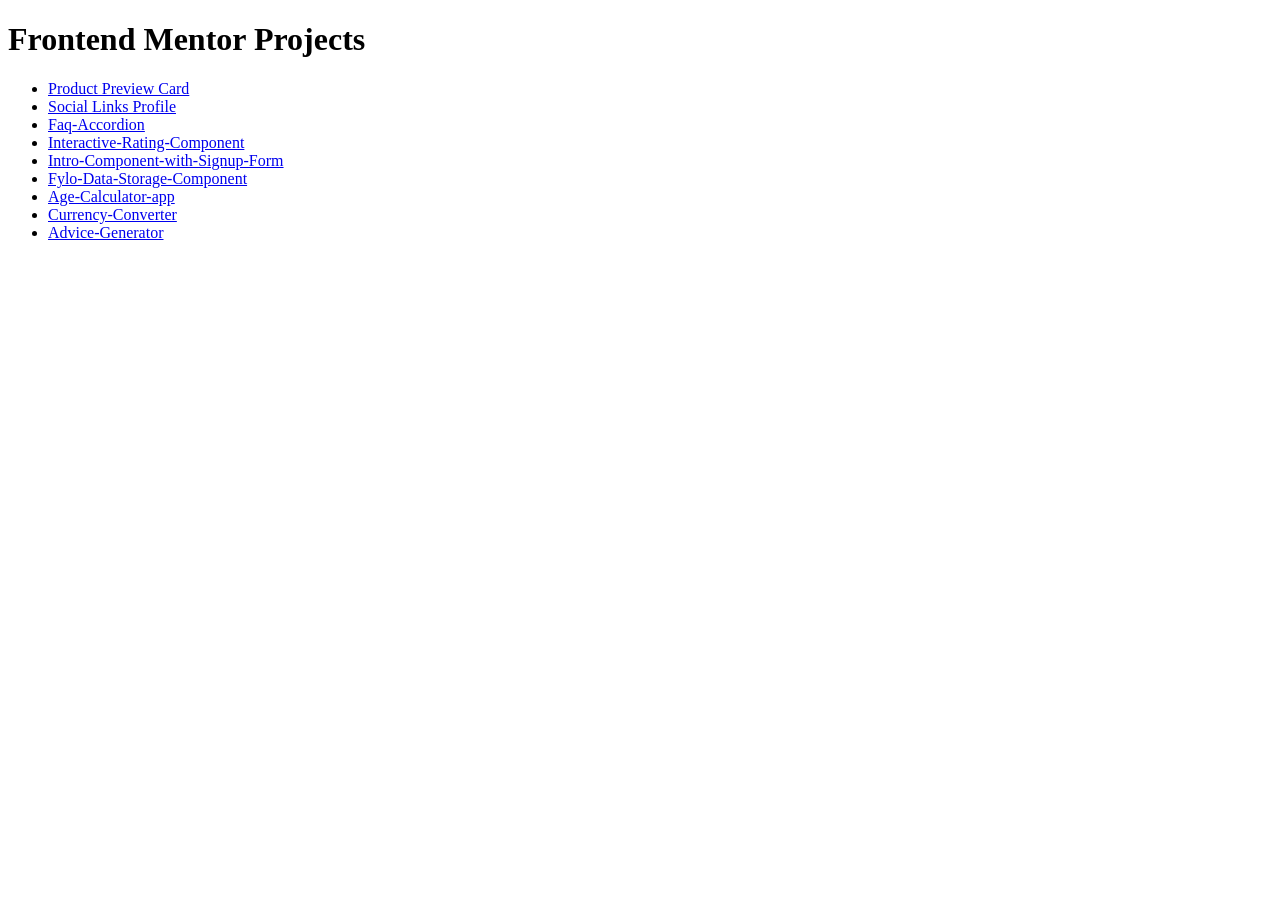
<file: index.html>
<!DOCTYPE html>
<html lang="en">
<head>
    <title>Frontend Practice</title>
</head>
<body>

<h1>Frontend Mentor Projects</h1>

<ul>
    <li><a href="./product-preview-card-component-main/index.html">Product Preview Card</a></li>
    <li><a href="./social-links-profile-main">Social Links Profile</a></li>
    <li><a href="./faq-accordion-main/index.html">Faq-Accordion</a></li>
    <li><a href="./interactive-rating-component-main/index.html">Interactive-Rating-Component</a></li>
    <li><a href="./intro-component-with-signup-form-master/index.html">Intro-Component-with-Signup-Form</a></li>
    <li><a href="./fylo-data-storage-component-master/index.html">Fylo-Data-Storage-Component</a></li>
    <li><a href="./age-calculator-app-main/index.html">Age-Calculator-app</a></li>
    <li><a href="./currency-converter/index.html">Currency-Converter</a></li>
    <li><a href="./advice-generator-app-main/index.html">Advice-Generator</a></li>

</ul>

</body>
</html>
</file>
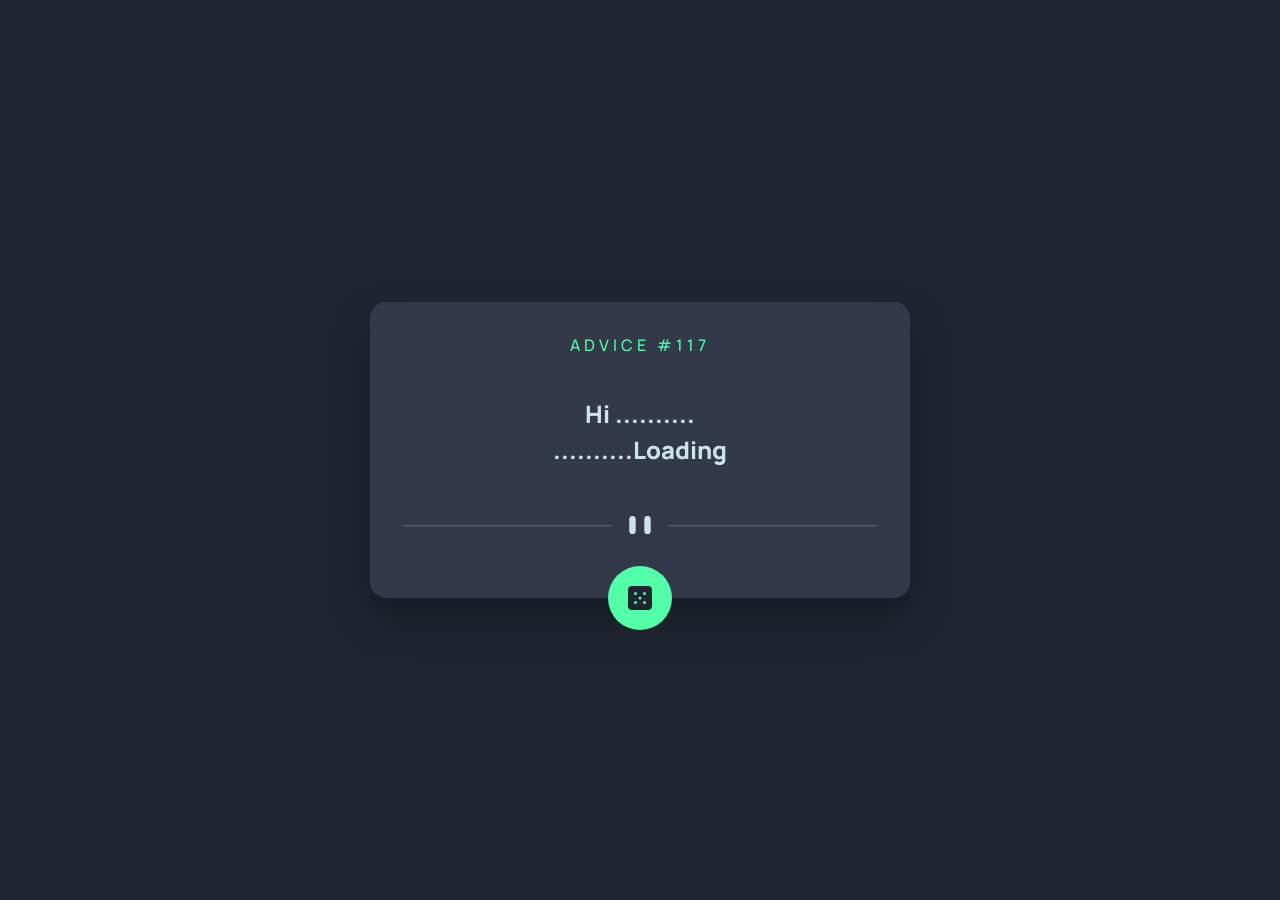
<file: advice-generator-app-main/index.html>
<!DOCTYPE html>
<html lang="en">
<head>
  <meta charset="UTF-8">
  <meta name="viewport" content="width=device-width, initial-scale=1.0"> <!-- displays site properly based on user's device -->

  <link rel="icon" type="image/png" sizes="32x32" href="./images/favicon-32x32.png">
  <link rel="preconnect" href="https://fonts.googleapis.com">
<link rel="preconnect" href="https://fonts.gstatic.com" crossorigin>
<link href="https://fonts.googleapis.com/css2?family=Manrope:wght@200..800&display=swap" rel="stylesheet">
  <link rel="stylesheet" href="style.css">
  <title>Frontend Mentor | Advice generator app</title>

  <!-- Feel free to remove these styles or customise in your own stylesheet 👍 -->
  <style>
    .attribution { font-size: 0.6875rem; text-align: center; }
    .attribution a { color: hsl(228, 45%, 44%); }
  </style>
</head>
<body>
<main class="card">
<h2 class="title">ADVICE <span id="number">#117</span></h2>
<p class="description">Hi    ..........<br/>
  ..........Loading
</p>
<img src="images/pattern-divider-desktop.svg" alt="divider" class="divider">
<button class="dice-btn">
<img src="images/icon-dice.svg" alt="dice" class="dice">
</button>
</main>
  
  <footer class="attribution">
    Challenge by <a href="https://www.frontendmentor.io?ref=challenge">Frontend Mentor</a>. 
    Coded by <a href="#">Your Name Here</a>.
  </footer>
  <script src="script.js"></script>
</body>
</html>
</file>
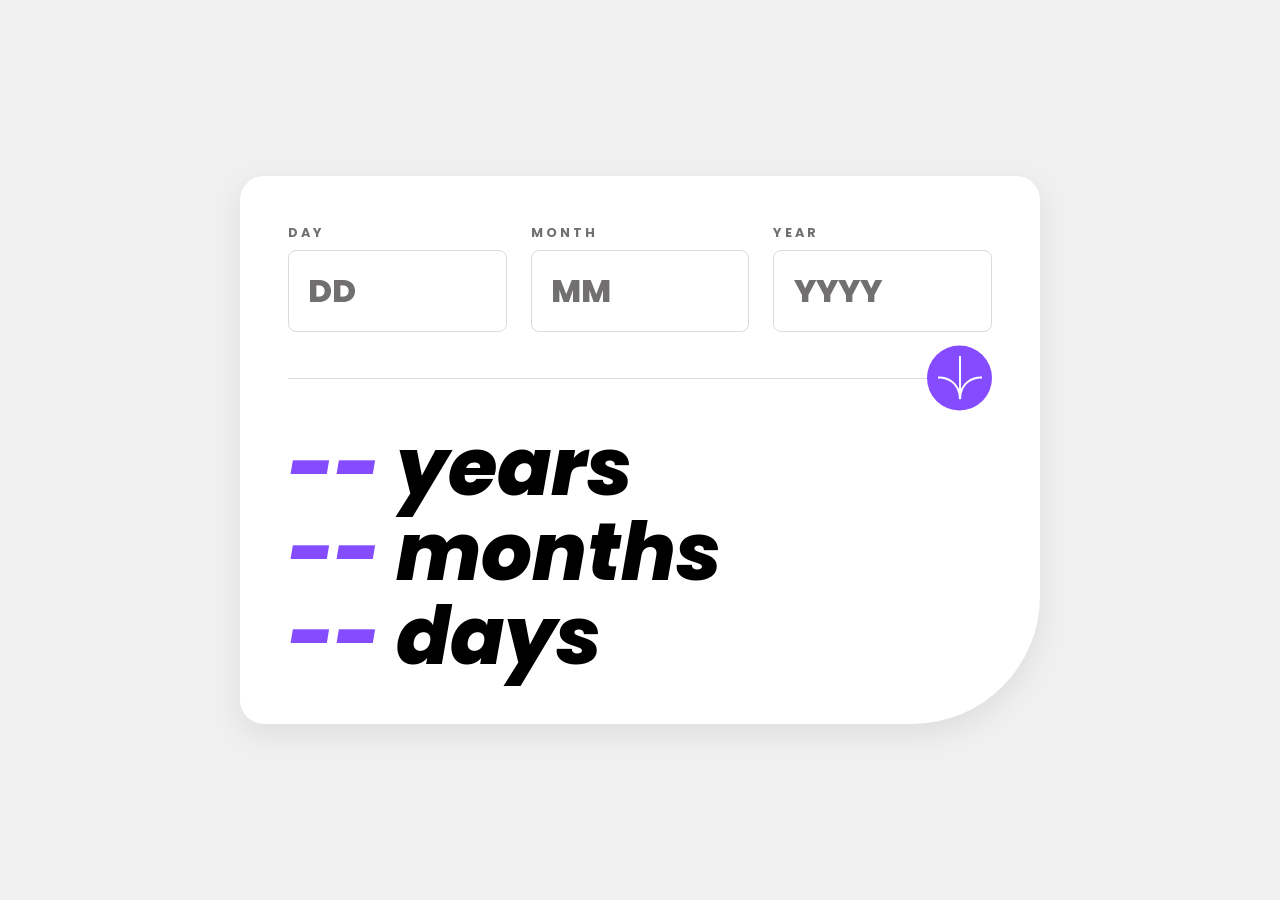
<file: age-calculator-app-main/index.html>
<!doctype html>
<html lang="en">
  <head>
    <meta charset="UTF-8" />
    <meta name="viewport" content="width=device-width, initial-scale=1.0" />

    <link
      rel="icon"
      type="image/png"
      sizes="32x32"
      href="./assets/images/favicon-32x32.png"
    />

    <title>Frontend Mentor | Age Calculator App</title>

    <link rel="stylesheet" href="style.css" />
  </head>

  <body>
    <main class="card">
      <form class="form">
        <section class="inputs">
          <section class="input-section">
            <label for="day">DAY</label>
            <input type="number" id="day" class="input" placeholder="DD" />
            <small class="error"></small>
          </section>

          <section class="input-section">
            <label for="month">MONTH</label>
            <input type="number" id="month" class="input" placeholder="MM" />
            <small class="error"></small>
          </section>

          <section class="input-section">
            <label for="year">YEAR</label>
            <input type="number" id="year" class="input" placeholder="YYYY" />
            <small class="error"></small>
          </section>
        </section>

        <section class="divider">
          <button type="submit" class="btn">
            <img
              src="./assets/images/icon-arrow.svg"
              alt="Calculate Age"
              class="icon"
            />
          </button>
        </section>
      </form>

      <section class="result">
        <p class="answer"><span class="value">--</span> years</p>

        <p class="answer"><span class="value">--</span> months</p>

        <p class="answer"><span class="value">--</span> days</p>
      </section>
    </main>

    <footer class="attribution">
      Challenge by
      <a href="https://www.frontendmentor.io?ref=challenge"> Frontend Mentor </a
      >. Coded by <a href="#">Karri Chaitanya Pratap Reddy</a>.
    </footer>

    <script src="script.js"></script>
  </body>
</html>
</file>
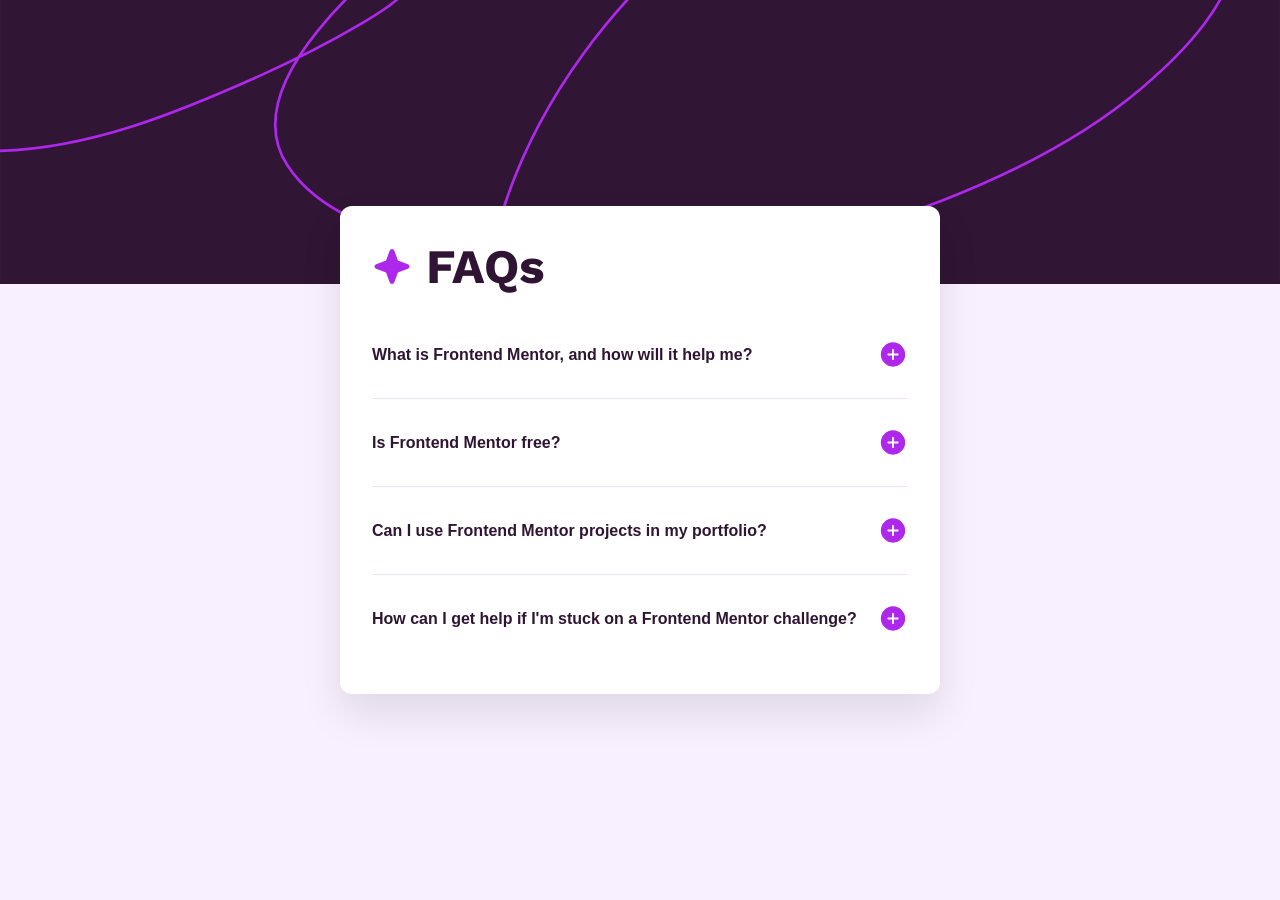
<file: faq-accordion-main/index.html>
<!doctype html>
<html lang="en">
  <head>
    <meta charset="UTF-8" />
    <meta name="viewport" content="width=device-width, initial-scale=1.0" />
    <!-- displays site properly based on user's device -->

    <link
      rel="icon"
      type="image/png"
      sizes="32x32"
      href="./assets/images/favicon-32x32.png"
    />

    <title>Frontend Mentor | FAQ accordion</title>
    <link rel="stylesheet" href="style.css" />
  </head>

  <body>
    <main class="faq-card">
      <header class="faq-header">
        <img src="assets/images/icon-star.svg" alt="" />
        <h1 class="title">FAQs</h1>
      </header>
      <section class="faq">
        <article class="faq-item">
          <button type="button" class="btn">
            <span class="question"
              >What is Frontend Mentor, and how will it help me?</span
            >
            <img src="assets/images/icon-plus.svg" class="icon" alt="" />
          </button>
          <p class="answer">
            Frontend Mentor offers realistic coding challenges to help
            developers improve their frontend coding skills with projects in
            HTML, CSS, and JavaScript. It's suitable for all levels and ideal
            for portfolio building.
          </p>
        </article>
        <article class="faq-item">
          <button type="button" class="btn">
            <span class="question"> Is Frontend Mentor free?</span>
            <img src="assets/images/icon-plus.svg" class="icon" alt="" />
          </button>
          <p class="answer">
            Yes, Frontend Mentor offers both free and premium coding challenges,
            with the free option providing access to a range of projects
            suitable for all skill levels.
          </p>
        </article>
        <article class="faq-item">
          <button type="button" class="btn">
            <span class="question">
              Can I use Frontend Mentor projects in my portfolio?</span
            >
            <img src="assets/images/icon-plus.svg" class="icon" alt="" />
          </button>
          <p class="answer">
            Yes, you can use projects completed on Frontend Mentor in your
            portfolio. It's an excellent way to showcase your skills to
            potential employers!
          </p>
        </article>
        <article class="faq-item">
          <button type="button" class="btn">
            <span class="question">
              How can I get help if I'm stuck on a Frontend Mentor
              challenge?</span
            >
            <img src="assets/images/icon-plus.svg" class="icon" alt="" />
          </button>
          <p class="answer">
            The best place to get help is inside Frontend Mentor's Discord
            community. There's a help channel where you can ask questions and
            seek support from other community members.
          </p>
        </article>
      </section>
    </main>

    <footer class="attribution">
      Challenge by
      <a href="https://www.frontendmentor.io?ref=challenge">Frontend Mentor</a>.
      Coded by <a href="#">KARRI CHAITANYA PRATAP REDDY</a>.
    </footer>
  </body>
  <script src="script.js"></script>
</html>
</file>
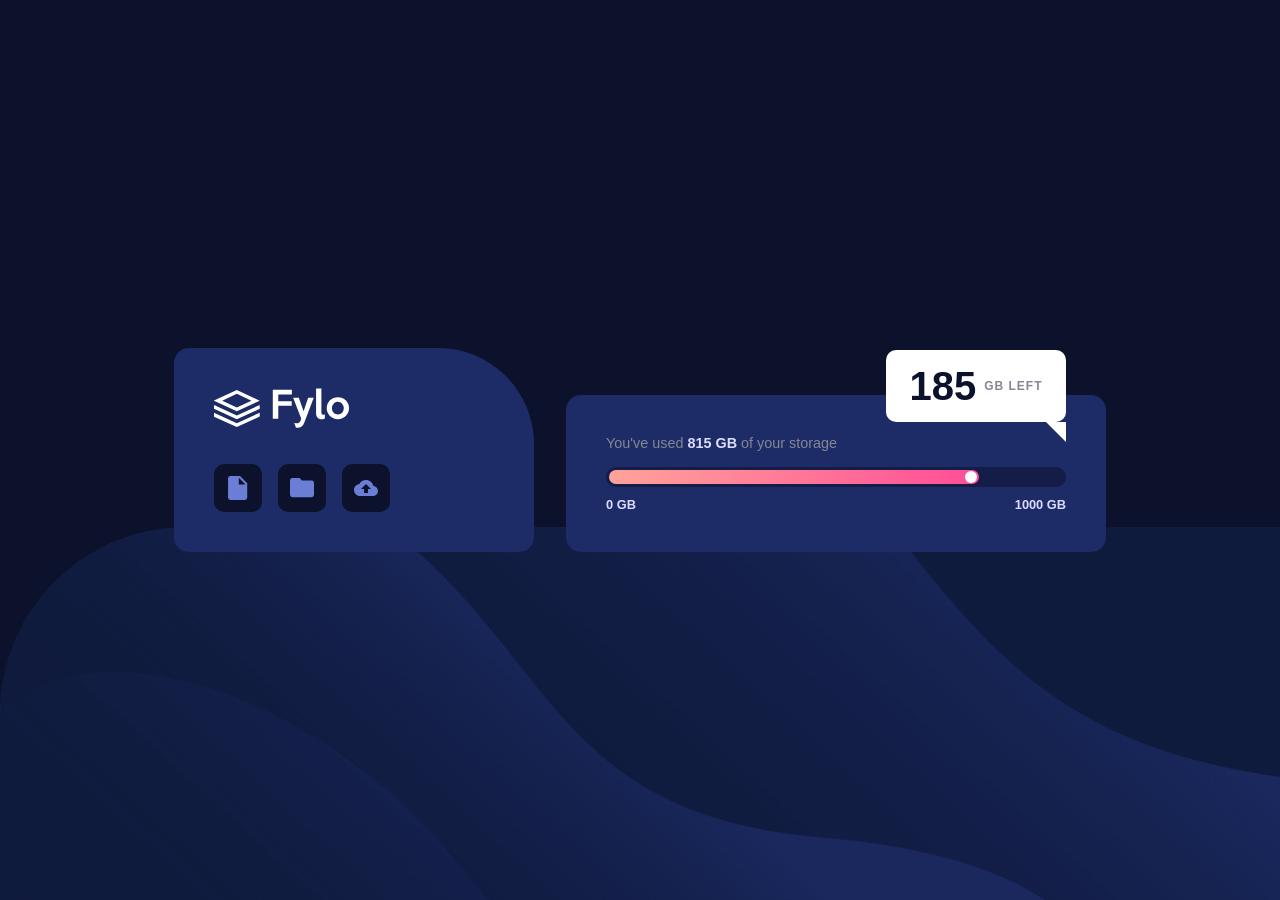
<file: fylo-data-storage-component-master/index.html>
<!doctype html>
<html lang="en">

<head>
  <meta charset="UTF-8" />
  <meta name="viewport" content="width=device-width, initial-scale=1.0" />

  <link rel="icon" type="image/png" sizes="32x32" href="./images/favicon-32x32.png" />

  <title>Frontend Mentor | Fylo data storage component</title>

  <link rel="stylesheet" href="style.css" />
</head>

<body>
  <main class="container">

    <section class="left-card">
      <img src="images/logo.svg" alt="Fylo logo" class="logo" />

      <div class="icons">
        <div class="icon-box">
          <img src="images/icon-document.svg" alt="Document" />
        </div>

        <div class="icon-box">
          <img src="images/icon-folder.svg" alt="Folder" />
        </div>

        <div class="icon-box">
          <img src="images/icon-upload.svg" alt="Upload" />
        </div>
      </div>
    </section>

    <section class="right-card">
      <p class="description">
        You've used <strong>815 GB</strong> of your storage
      </p>

      <div class="progress">
        <div class="progress-fill">
          <div class="progress-thumb"></div>
        </div>
      </div>

      <div class="progress-labels">
        <span>0 GB</span>
        <span>1000 GB</span>
      </div>

      <div class="message-box">
        <span class="storage-left">185</span>

        <span class="storage-text"> GB LEFT </span>
      </div>
    </section>
  </main>

  <footer class="attribution">
    Challenge by
    <a href="https://www.frontendmentor.io?ref=challenge"> Frontend Mentor </a>. Coded by <a href="#"> Karri Chaitanya
      Pratap Reddy </a>.
  </footer>
</body>

</html>
</file>
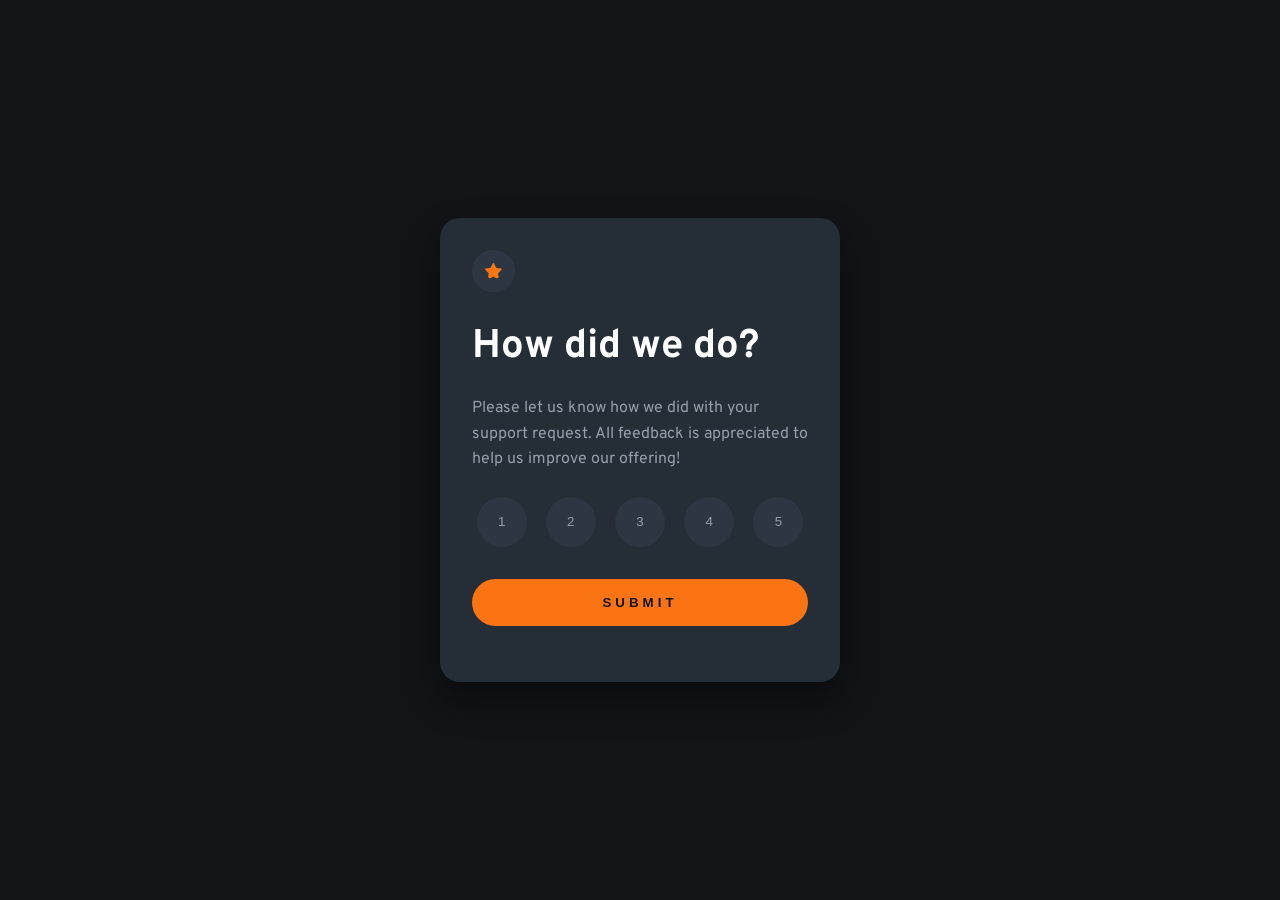
<file: interactive-rating-component-main/index.html>
<!doctype html>
<html lang="en">
  <head>
    <meta charset="UTF-8" />
    <meta name="viewport" content="width=device-width, initial-scale=1.0" />
    <!-- displays site properly based on user's device -->

    <link
      rel="icon"
      type="image/png"
      sizes="32x32"
      href="./images/favicon-32x32.png"
    />

    <link rel="preconnect" href="https://fonts.googleapis.com" />
    <link rel="preconnect" href="https://fonts.gstatic.com" crossorigin />
    <link
      href="https://fonts.googleapis.com/css2?family=Overpass:ital,wght@0,100..900;1,100..900&display=swap"
      rel="stylesheet"
    />
    <link rel="stylesheet" href="style.css">
    <title>Frontend Mentor | Interactive rating component</title>
  </head>

  <body>
    <!-- Rating state start -->
    <main class="card">
      <section class="rating">
        <img class="icon-star" src="images/icon-star.svg" alt="" />
        <h1 class="title">How did we do?</h1>
        <p class="description">
          Please let us know how we did with your support request. All feedback
          is appreciated to help us improve our offering!
        </p>

        <div class="numbers">
          <button class="number" type="button">1</button>
          <button class="number" type="button">2</button>
          <button class="number" type="button">3</button>
          <button class="number" type="button">4</button>
          <button class="number" type="button">5</button>
        </div>

        <button class="btn" type="button">SUBMIT</button>
      </section>
      <!-- Rating state end -->

      <!-- Thank you state start -->
      <section class="thank-you">
        <img
          class="thank-you-img"
          alt="thank-you"
          src="images/illustration-thank-you.svg"
        />
        <p class="added">
          You selected <span class="selected-rating"></span> out of 5
        </p>
        <h2 class="thank-title">Thank you!</h2>
        <p class="description">
          We appreciate you taking the time to give a rating. If you ever need
          more support, don’t hesitate to get in touch!
        </p>
      </section>

      <!-- Thank you state end -->
    </main>

    <footer class="attribution">
      Challenge by
      <a href="https://www.frontendmentor.io?ref=challenge">Frontend Mentor</a>.
      Coded by <a href="#">Your Name Here</a>.
    </footer>
  </body>
  <script src="script.js"></script>
</html>
</file>
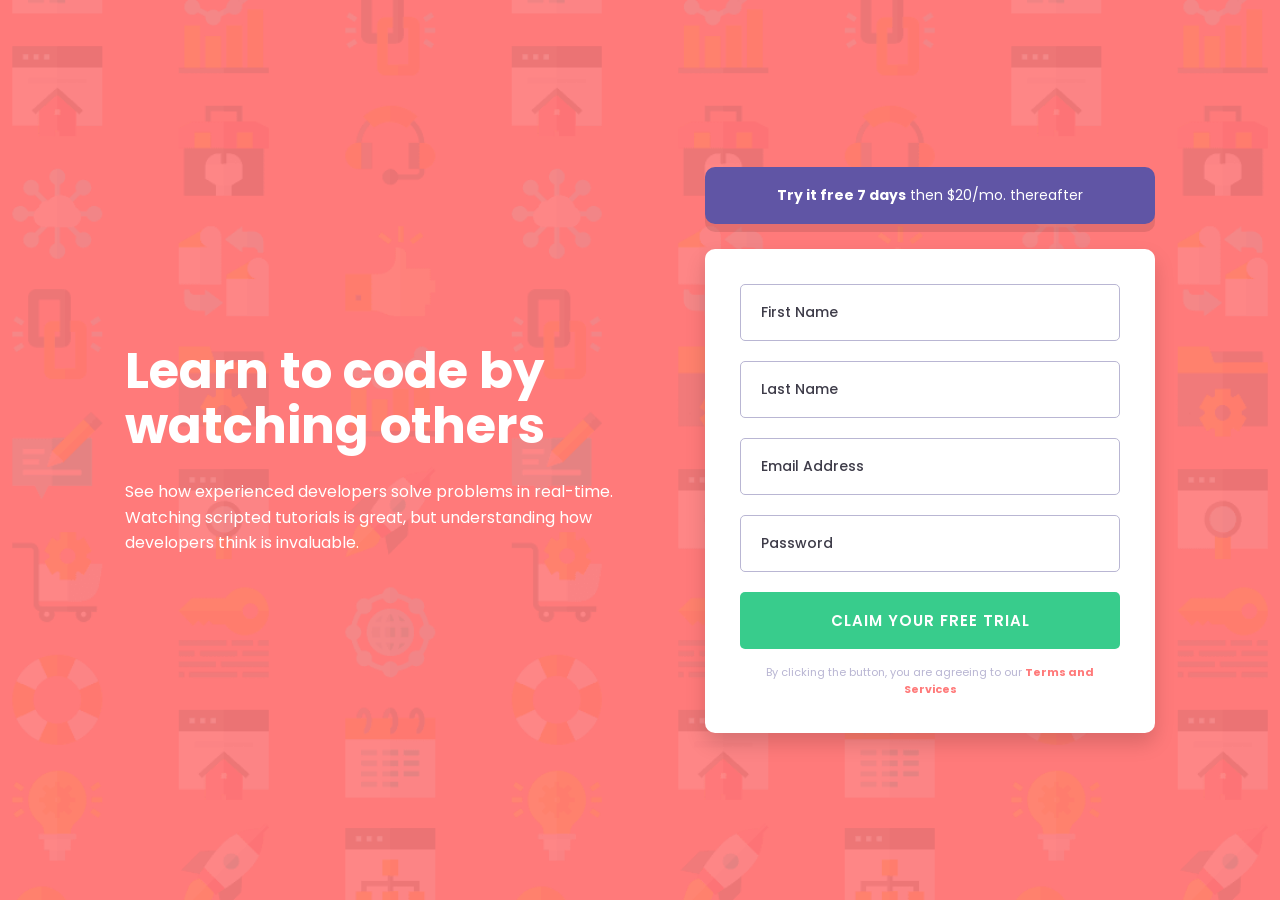
<file: intro-component-with-signup-form-master/index.html>
<!doctype html>
<html lang="en">
  <head>
    <meta charset="UTF-8" />
    <meta name="viewport" content="width=device-width, initial-scale=1.0" />

    <link rel="icon" type="image/png" href="./images/favicon-32x32.png" />

    <link rel="preconnect" href="https://fonts.googleapis.com" />
    <link rel="preconnect" href="https://fonts.gstatic.com" crossorigin />

    <link
      href="https://fonts.googleapis.com/css2?family=Poppins:wght@400;500;600;700&display=swap"
      rel="stylesheet"
    />
    <link rel="stylesheet" href="style.css">
    <title>Intro Component with Sign Up Form</title>
  </head>

  <body>
    <main class="container">
      <!-- Left Content -->
      <section class="intro">
        <h1>Learn to code by watching others</h1>

        <p>
          See how experienced developers solve problems in real-time. Watching
          scripted tutorials is great, but understanding how developers think is
          invaluable.
        </p>
      </section>

      <!-- Right Content -->
      <section class="signup">
        <!-- Top Offer -->
        <div class="trial-banner">
          <p>
            <strong>Try it free 7 days</strong>
            then $20/mo. thereafter
          </p>
        </div>

        <!-- Form -->
         <div class="card">

         </div>
        <form class="form" novalidate>
          <!-- First Name -->
          <div class="input-group">
            <div class="input-wrapper">
              <input type="text" name="firstName" placeholder="First Name" />

              <img src="./images/icon-error.svg" class="error-icon" alt="" />
            </div>

            <p class="error-message">First Name cannot be empty</p>
          </div>

          <!-- Last Name -->
          <div class="input-group">
            <div class="input-wrapper">
              <input type="text" name="lastName" placeholder="Last Name" />

              <img src="./images/icon-error.svg" class="error-icon" alt="" />
            </div>

            <p class="error-message">Last Name cannot be empty</p>
          </div>

          <!-- Email -->
          <div class="input-group">
            <div class="input-wrapper">
              <input type="email" name="email" placeholder="Email Address" />

              <img src="./images/icon-error.svg" class="error-icon" alt="" />
            </div>

            <p class="error-message">Looks like this is not an email</p>
          </div>

          <!-- Password -->
          <div class="input-group">
            <div class="input-wrapper">
              <input type="password" name="password" placeholder="Password" />

              <img src="./images/icon-error.svg" class="error-icon" alt="" />
            </div>

            <p class="error-message">Password cannot be empty</p>
          </div>

          <!-- Submit -->
          <button class="submit-btn">CLAIM YOUR FREE TRIAL</button>
        <p class="terms">
          By clicking the button, you are agreeing to our
          <a href="#"> Terms and Services </a>
        </p>
        </form>
      </section>
    </main>

    <footer class="attribution">
      Challenge by
      <a href="https://www.frontendmentor.io"> Frontend Mentor </a>. Coded by
      <a href="#"> KARRI CHAITANYA PRATAP REDDY </a>.
    </footer>
    <script src="script.js"></script>
  </body>
</html>
</file>
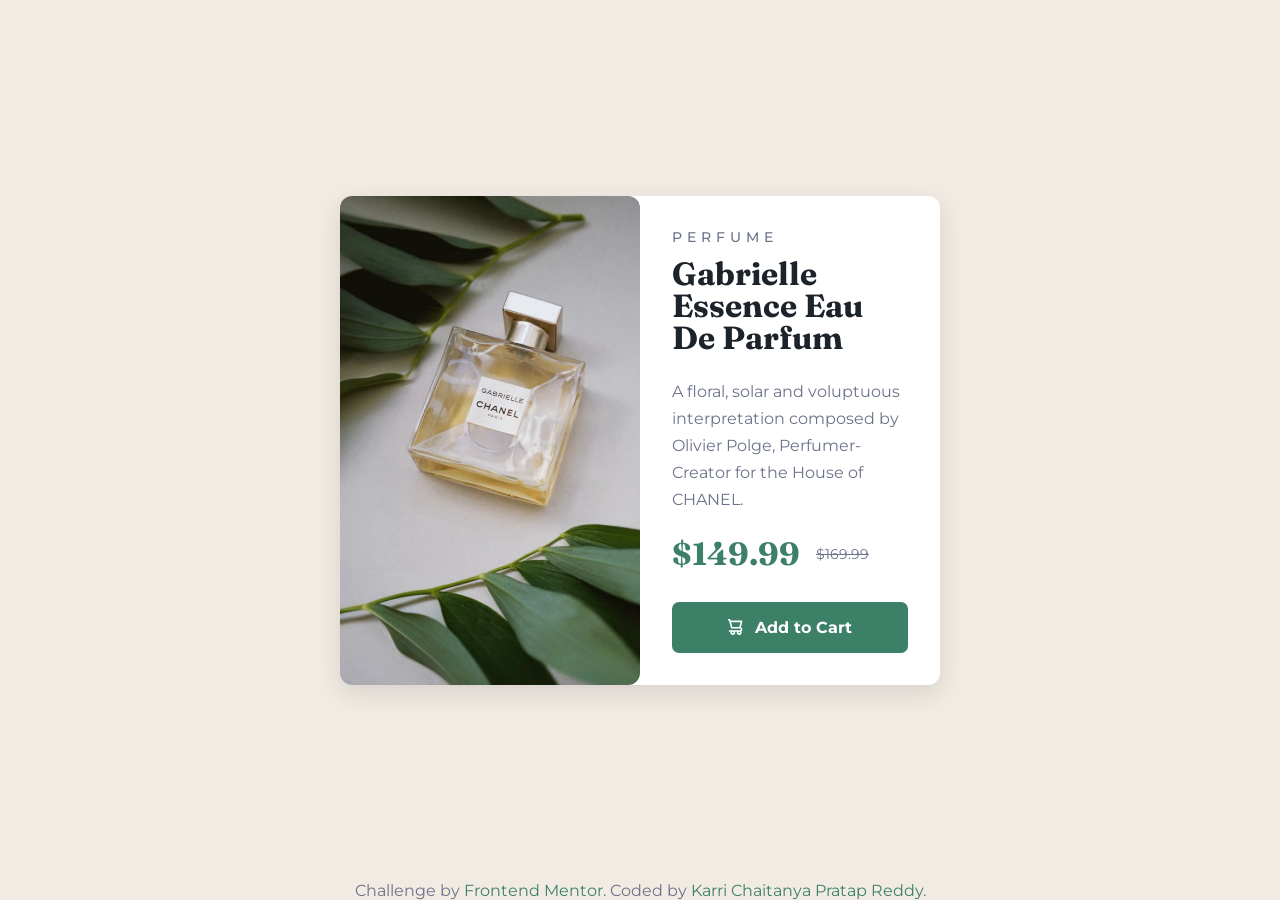
<file: product-preview-card-component-main/index.html>
<!DOCTYPE html>
<html lang="en">

<head>
  <meta charset="UTF-8">
  <meta name="viewport" content="width=device-width, initial-scale=1.0">
  <!-- displays site properly based on user's device -->

  <link rel="icon" type="image/png" sizes="32x32" href="./images/favicon-32x32.png">

  <title>Frontend Mentor | Product preview card component</title>
  <link rel="preconnect" href="https://fonts.googleapis.com">
  <link rel="preconnect" href="https://fonts.gstatic.com" crossorigin>

  <link href="https://fonts.googleapis.com/css2?family=Fraunces:wght@700&family=Montserrat:wght@500;700&display=swap"
    rel="stylesheet">

  <link rel="stylesheet" href="style.css">
</head>

<body>
  <main>
    <section class="card">
      <article>
        <picture>
          <source media="(max-width: 500px)" srcset="images/image-product-mobile.jpg">
          <img class="image" src="images/image-product-desktop.jpg" alt="Product">
        </picture>
      </article>

      <article class="details">
        <p class="category">Perfume</p>

        <h1 class="title">Gabrielle Essence Eau De Parfum</h1>

        <p class="description">A floral, solar and voluptuous interpretation composed by Olivier Polge,
          Perfumer-Creator for the House of CHANEL.</p>
        <div class="price">
          <p aria-label="Current price">$149.99</p>
          <del aria-label="Original price">$169.99</del>
        </div>

        <button class="btn">
          <img src="images/icon-cart.svg" alt="" aria-hidden="true">
          Add to Cart
        </button>
      </article>
    </section>
  </main>
  <footer class="attribution">
    Challenge by <a href="https://www.frontendmentor.io?ref=challenge">Frontend Mentor</a>.
    Coded by <a href="#">Karri Chaitanya Pratap Reddy</a>.
  </footer>
</body>

</html>
</file>
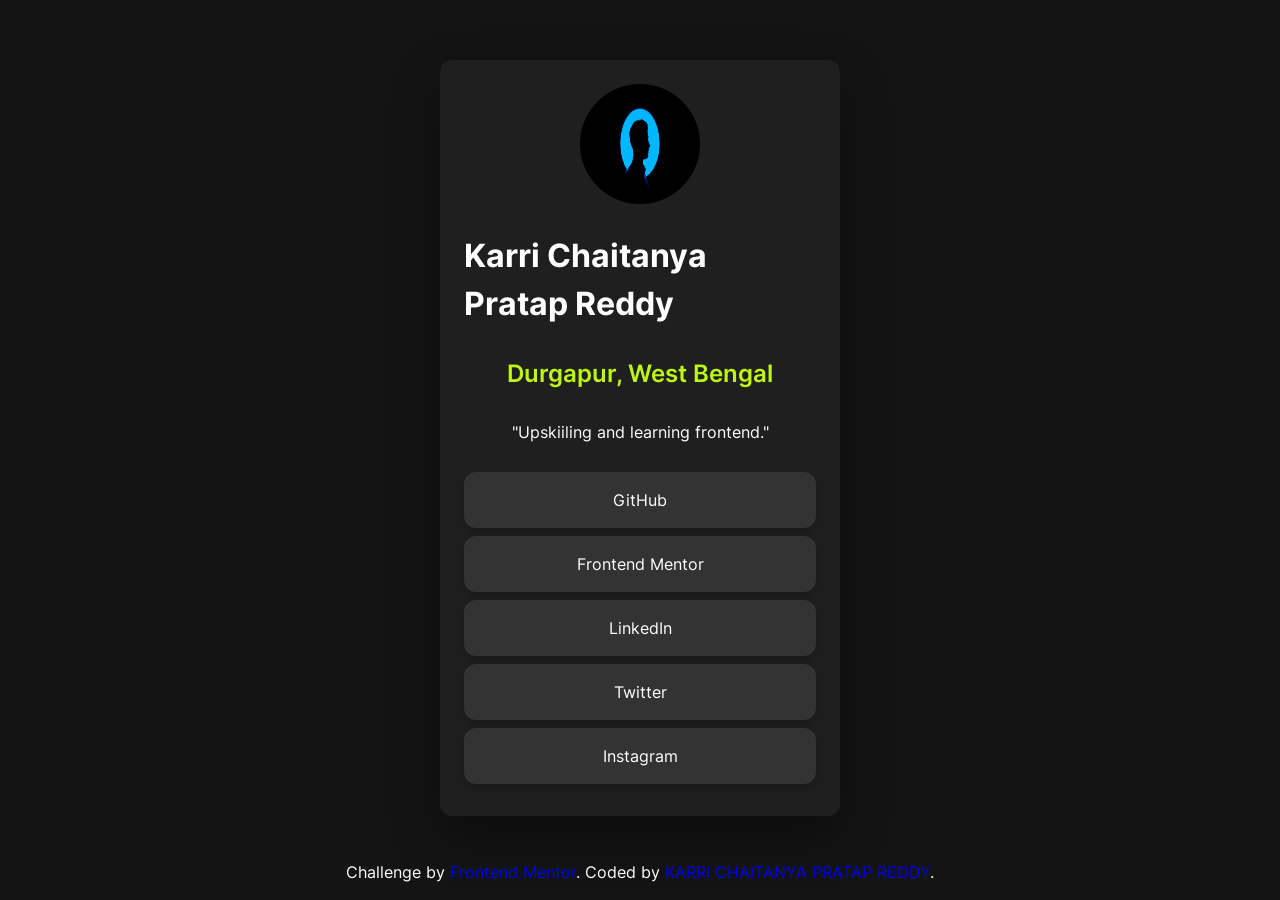
<file: social-links-profile-main/index.html>
<!doctype html>
<html lang="en">

<head>
  <meta charset="UTF-8" />
  <meta name="viewport" content="width=device-width, initial-scale=1.0" />
  <!-- displays site properly based on user's device -->

  <link rel="icon" type="image/png" sizes="32x32" href="./assets/images/favicon-32x32.png" />

  <title>Frontend Mentor | Social links profile</title>

  <link rel="stylesheet" href="style.css" />
</head>

<body>
  <main class="card">
    <img src="assets/images/avatar.jpg" alt="Profile picture sample">
    <h1>Karri Chaitanya Pratap Reddy</h1>
    <h2>Durgapur, West Bengal</h2>
    <p>"Upskiiling and learning frontend."</p>
    <ul>
      <li><a href="https://github.com/kcprdev" target="_blank">GitHub</a></li>
      <li><a href="https://www.frontendmentor.io/profile/kcprdev">Frontend Mentor</a></li>
      <li><a href="https://www.linkedin.com/in/karri-chaitanya-pratap-reddy/">LinkedIn</a></li>
      <li><a href="#">Twitter</a></li>
      <li><a href="#">Instagram</a></li>
    </ul>
  </main>
    <footer class="attribution">
      Challenge by
      <a href="https://www.frontendmentor.io?ref=challenge">Frontend Mentor</a>.
      Coded by <a href="#">KARRI CHAITANYA PRATAP REDDY</a>.
    </footer>
</body>

</html>
</file>
<file: advice-generator-app-main/style.css>
:root {
  --clr-accent: hsl(150, 100%, 66%);
  --clr-text: hsl(193, 38%, 86%);

  --clr-card: hsl(217, 19%, 24%);
  --clr-divider: hsl(217, 19%, 38%);
  --clr-background: hsl(218, 23%, 16%);

  --glow: 0 0 20px hsla(150, 100%, 66%, 0.6);
}
*{
    padding: 0;
    margin: 0;
    box-sizing: border-box;
}

body{
    min-height: 100vh;
    display: flex;
    justify-content: center;
    align-items: center;
    background-color: var(--clr-background);
    color: var(--clr-text);
    font-family: "Manrope", sans-serif;
    padding: 1rem;
}

.card{
    position:relative;
    background-color: var(--clr-card);
    width: min(90vw,540px);
    border-radius: 1rem;
    padding: 2rem;
    box-shadow: 0 20px 40px rgba(0, 0, 0, 0.3);
}
.title{
    text-align: center;
    margin-bottom:1.5rem;
    color: var(--clr-accent);
    letter-spacing: 0.25rem;
    font-weight: 500;
    font-size: 1rem;
}
.description{
    padding:1rem;
    margin-bottom:2rem;
    font-weight: 800;
    line-height: 1.5;
    font-size: 1.5rem;
    text-align: center;
}
.divider{
    display: block;
    width:100%;
    margin: 0 auto 2rem auto;
}
.dice-btn{
    position: absolute;
    bottom:-2rem;
    left:50%;
    transform: translateX(-50%);
    width:64px;
    height: 64px;
    border:none;
    border-radius: 50%;
    background-color: var(--clr-accent);
    display: flex;
    justify-content: center;
    align-items: center;
    cursor: pointer;
    transition: box-shadow 0.3s ease, transform 0.3s ease;
}
.dice-btn:hover{
    box-shadow: var(--glow);
    transform: translateX(-50%) scale(1.05);
}
.dice-btn:active {
    transform: translateX(-50%) scale(0.95);
}
.attribution{
    display: none;
}
@media (max-width:600px){

    .description{
        font-size:1.5rem;
    }

    .divider{
        content:url("images/pattern-divider-mobile.svg");
    }
}
</file>
<file: age-calculator-app-main/style.css>
@import url("https://fonts.googleapis.com/css2?family=Poppins:ital,wght@0,400;0,800;1,400;1,700;1,800&display=swap");

:root {
  --bg-page: hsl(0, 0%, 94%);
  --bg-card: hsl(0, 100%, 100%);
  --bg-button: hsl(259, 100%, 65%);
  --bg-button-hover: hsl(0, 0%, 0%);

  --text-primary: hsl(0, 0%, 0%);
  --text-secondary: hsl(0, 1%, 44%);
  --text-label: hsl(0, 1%, 44%);
  --text-placeholder: hsl(0, 1%, 44%);
  --text-accent: hsl(259, 100%, 65%);
  --text-error: hsl(0, 100%, 67%);

  --border-input: hsl(0, 0%, 86%);
  --border-input-focus: hsl(259, 100%, 65%);
  --border-error: hsl(0, 100%, 67%);
  --border-divider: hsl(0, 0%, 86%);

  --ff-primary: "Poppins", sans-serif;

  --radius-input: 0.5rem;
  --radius-card: 1.5rem 1.5rem 8rem 1.5rem;

  --shadow-card: 0 10px 30px rgba(0, 0, 0, 0.08);
}

* {
  margin: 0;
  padding: 0;
  box-sizing: border-box;
}

body {
  min-height: 100vh;
  display: flex;
  justify-content: center;
  align-items: center;
  background: var(--bg-page);
  font-family: var(--ff-primary);
}

.card {
  width: min(90vw, 800px);
  background: var(--bg-card);
  padding: 3rem;
  border-radius: var(--radius-card);
  box-shadow: var(--shadow-card);
}

.inputs {
  display: flex;
  gap: 1.5rem;
  margin-bottom: 2.5rem;
}

.input-section {
  flex: 1;
  display: flex;
  flex-direction: column;
}

label {
  color: var(--text-label);
  font-size: 0.8rem;
  font-weight: 700;
  letter-spacing: 0.2rem;
  margin-bottom: 0.5rem;
  text-transform: uppercase;
}

.input {
  width: 100%;
  padding: 1rem 1.2rem;
  border: 1px solid var(--border-input);
  border-radius: var(--radius-input);
  font-size: 2rem;
  font-weight: 800;
  font-family: inherit;
  outline: none;
}

.input::placeholder {
  color: var(--text-placeholder);
}

.input:focus {
  border-color: var(--border-input-focus);
}

input::-webkit-inner-spin-button,
input::-webkit-outer-spin-button {
  appearance: none;
  margin: 0;
}

input[type="number"] {
  appearance: textfield;
}

.input,
.btn {
  transition: 0.2s ease;
}

.divider {
  position: relative;
  border-bottom: 1px solid var(--border-divider);
  margin: 2rem 0 3rem;
}

.btn {
  position: absolute;
  right: 0;
  top: 50%;
  transform: translateY(-50%);
  width: 65px;
  height: 65px;
  border: none;
  border-radius: 50%;
  background: var(--bg-button);
  display: flex;
  justify-content: center;
  align-items: center;
  cursor: pointer;
}

.btn:hover,
.btn:focus-visible {
  background: var(--bg-button-hover);
}

.result {
  display: flex;
  flex-direction: column;
  gap: 0.3rem;
}

.result p {
  font-size: 5rem;
  font-weight: 800;
  font-style: italic;
  line-height: 1;
  color: var(--text-primary);
}

.result span {
  color: var(--text-accent);
}

.error {
  color: var(--text-error);
  font-size: 0.75rem;
  font-style: italic;
  margin-top: 0.4rem;
}

.input.error-border {
  border-color: var(--border-error);
}

.input-section.error label {
  color: var(--text-error);
}

@media (max-width: 768px) {
  .card {
    padding: 2rem 1.5rem;
    border-radius: 1.5rem 1.5rem 6rem 1.5rem;
  }

  .inputs {
    gap: 1rem;
  }

  .input {
    font-size: 1.25rem;
    padding: 0.9rem;
  }

  .divider {
    margin: 4rem 0 3rem;
  }

  .btn {
    left: 50%;
    right: auto;
    transform: translate(-50%, -50%);
    width: 60px;
    height: 60px;
  }

  .result p {
    font-size: 3.5rem;
  }
}

.attribution {
  display: none;
}
</file>
<file: faq-accordion-main/style.css>
:root {
  --clr-bg-page: hsl(275, 100%, 97%);
  --clr-bg-card: hsl(0, 100%, 100%);

  --clr-text-primary: hsl(292, 42%, 14%);
  --clr-text-secondary: hsl(292, 16%, 49%);

  --clr-accent: hsl(281, 83%, 54%);

  --clr-border: hsl(275, 100%, 94%);

  --clr-hover: hsl(281, 83%, 54%);
  --clr-focus: hsl(281, 83%, 54%);

  --clr-shadow: rgba(0, 0, 0, 0.1);
}
@font-face {
  font-family: "Work Sans";
  src: url("./assets/fonts/WorkSans-VariableFont_wght.ttf") format("truetype");
  font-weight: 100 900;
  font-style: normal;
}

* {
  padding: 0;
  margin: 0;
  box-sizing: border-box;
}

body {
  font-family: "Work Sans", sans-serif;
  min-height: 100vh;
  display: flex;
  flex-direction: column;
  justify-content: center;
  align-items: center;
  background-color: var(--clr-bg-page);
  background-image: url("./assets/images/background-pattern-desktop.svg");
  background-repeat: no-repeat;
  background-size: 100% auto;
  background-position: top center;
}
.faq-card {
  background-color: var(--clr-bg-card);
  width: min(90vw, 600px);
  padding: 2rem;
  border: none;
  border-radius: 12px;
  box-shadow: 0 20px 40px var(--clr-shadow);
}
.faq-header {
  color: var(--clr-text-primary);
  display: flex;
  gap: 0.85rem;
  align-items: center;
  margin-bottom: 1rem;
}
.title{
    font-weight: 700;
    font-size: 3rem;
}
.faq-item {
  padding: 1.5rem 0;
  border-bottom: 1px solid var(--clr-border);
}
.btn {
  display: flex;
  width: 100%;
  justify-content: space-between;
  align-items: center;
  gap: 1rem;

  background: none;
  border: none;
  cursor: pointer;

  text-align: left;
  padding: 0.25rem 0;

  transition: color 0.3s ease;
}
.question {
  color: var(--clr-text-primary);
  font-weight: 600;
  font-size: 1rem;
}

.answer {
 margin-top: 1rem;
  color: var(--clr-text-secondary);
  font-weight: 400;
  font-size: 0.9rem;
  line-height: 1.6;
  display: none;
}
.btn:hover .question {
  color: var(--clr-hover);
}
.btn:focus-visible {
  outline: 2px solid var(--clr-focus);
  outline-offset: 4px;
}
.btn:active .question{
  color: var(--clr-accent);
}
.faq-item:last-child {
  border: none;
}
.active{
    display: block;
}
.attribution {
  display: none;
}
</file>
<file: fylo-data-storage-component-master/style.css>
:root {
  /* ========= Brand ========= */

  --clr-primary-start: hsl(6, 100%, 80%);
  --clr-primary-end: hsl(335, 100%, 65%);

  /* ========= Background ========= */

  --clr-body-bg: hsl(229, 57%, 11%);
  --clr-card-bg: hsl(228, 56%, 26%);
  --clr-progress-bg: hsl(229, 57%, 18%);

  /* ========= Text ========= */

  --clr-text-main: hsl(243, 100%, 93%);
  --clr-text-secondary: hsl(229, 7%, 55%);
  --clr-text-dark: hsl(229, 57%, 11%);

  /* ========= Bubble ========= */

  --clr-bubble-bg: #fff;

  /* ========= Progress ========= */

  --clr-progress-thumb: #fff;

  /* ========= Icons ========= */

  --clr-icon-bg: hsl(229, 57%, 11%);

  /* ========= Shadow ========= */

  --shadow-card: 0 15px 30px rgba(0, 0, 0, 0.25);

  /* ========= Radius ========= */

  --radius-card: 15px;
  --radius-icon: 10px;
  --radius-pill: 999px;
}

* {
  margin: 0;
  padding: 0;
  box-sizing: border-box;
}

body {
  min-height: 100vh;

  display: flex;
  justify-content: center;
  align-items: center;

  background-color: var(--clr-body-bg);
  background-image: url(images/bg-desktop.png);
  background-repeat: no-repeat;
  background-position: bottom;
  background-size: 100% auto;

  font-family: "Raleway", sans-serif;
}

.container {
  width: min(1100px, 90%);
  display: flex;
  align-items: flex-end;
  justify-content: center;
  gap: 2rem;
}

.left-card {
  max-width: 360px;
  width: 100%;

  background: var(--clr-card-bg);

  padding: 2.5rem;

  border-radius: var(--radius-card);
  border-top-right-radius: 6rem;
}

.icons {
  display: flex;
  gap: 1rem;

  margin-top: 2rem;
}

.icon-box {
  width: 48px;
  height: 48px;

  display: flex;
  justify-content: center;
  align-items: center;

  background: var(--clr-icon-bg);

  border-radius: var(--radius-icon);
}


.right-card {
  position: relative;

  max-width: 540px;
  width: 100%;

  background: var(--clr-card-bg);

  padding: 2.5rem;

  border-radius: var(--radius-card);

  color: var(--clr-text-main);
}

.description {
  color: var(--clr-text-secondary);

  margin-bottom: 1rem;

  font-size: 0.9rem;
}

.description strong {
  color: var(--clr-text-main);
}

.progress {
  width: 100%;

  height: 20px;

  padding: 3px;

  background: var(--clr-progress-bg);

  border-radius: var(--radius-pill);
}

.progress-fill {
  position: relative;

  width: 81.5%;
  height: 100%;

  background: linear-gradient(
    to right,
    var(--clr-primary-start),
    var(--clr-primary-end)
  );

  border-radius: var(--radius-pill);
}

.progress-thumb {
  position: absolute;

  top: 50%;
  right: 2px;

  width: 12px;
  height: 12px;

  border-radius: 50%;

  background: var(--clr-progress-thumb);

  transform: translateY(-50%);
}

.progress-labels {
  display: flex;
  justify-content: space-between;

  margin-top: 0.6rem;

  font-size: 0.8rem;

  font-weight: 700;
}

.message-box {
  position: absolute;

  top: -45px;
  right: 40px;

  width: 180px;
  height: 72px;

  background: var(--clr-bubble-bg);

  border-radius: 10px;

  display: flex;
  justify-content: center;
  align-items: center;
  gap: 0.5rem;

  color: var(--clr-text-dark);

  font-weight: 700;
}

.storage-left {
  font-size: 2.5rem;
}

.storage-text {
  font-size: 0.75rem;

  color: var(--clr-text-secondary);

  letter-spacing: 1px;
}

.message-box::after {
  content: "";

  position: absolute;

  right: 0;
  bottom: -20px;

  width: 0;
  height: 0;

  border-top: 20px solid var(--clr-bubble-bg);
  border-left: 20px solid transparent;
}

@media (max-width: 600px) {
  body {
    background-image: url(images/bg-mobile.png);
    background-size: cover;
    background-position: center;
  }

  .container {
    flex-direction: column;
    align-items: center;
  }

  .message-box {
    top: auto;
    bottom: -35px;
    left: 50%;
    right: auto;

    transform: translateX(-50%);
  }

  .message-box::after {
    display: none;
  }
}

.attribution {
  display: none;
}
</file>
<file: interactive-rating-component-main/style.css>
:root {
  --bg-page: hsl(216, 12%, 8%);
  --bg-card: hsl(213, 19%, 18%);
  --bg-circle: hsl(213, 19%, 22%);

  --text-primary: hsl(0, 100%, 100%);
  --text-secondary: hsl(217, 12%, 63%);

  /* Primary (Orange) */
  --primary: hsl(25, 97%, 53%);

  /* Button States */
  --hover-bg: hsl(25, 97%, 53%);
  --hover-text: hsl(0, 100%, 100%);

  --active-bg: hsl(0, 100%, 100%);
  --active-text: hsl(216, 12%, 8%);

  --focus-ring: hsl(25, 97%, 53%);

  --shadow: 0 18px 35px rgba(0, 0, 0, 0.45);
}
* {
  padding: 0;
  margin: 0;
  box-sizing: border-box;
}

body {
  font-family: Overpass, sans-serif;
  background-color: var(--bg-page);
  color: var(--text-secondary);
  min-height: 100vh;
  display: flex;
  flex-direction: column;
  justify-content: center;
  align-items: center;
}

.card {
  background-color: var(--bg-card);
  width: min(90vw, 400px);
  border: none;
  border-radius: 20px;
  padding: 2rem;
  box-shadow: var(--shadow);
  transition:
    transform 0.3s ease,
    box-shadow 0.3s ease;
}

.card:hover {
  transform: translateY(-5px);
}
.icon-star {
  background: var(--bg-circle);
  padding: 0.8rem;
  border-radius: 50%;
  transition: transform 0.3s ease;
}

.icon-star:hover {
  transform: rotate(25deg) scale(1.1);
}

.title {
  color: var(--text-primary);
  font-weight: 700;
  margin: 1.5rem 0;
  font-size: 2.5rem;
}
.description {
  line-height: 1.6;
  font-weight: 400;
  margin-bottom: 1.5rem;
}
.numbers {
  display: flex;
  justify-content: center;
  align-items: center;
  margin-bottom: 0.5rem;
  gap: 1.2rem;
}
.number {
  background-color: var(--bg-circle);
  border: none;
  border-radius: 50%;
  width: 50px;
  aspect-ratio: 1;
  text-align: center;
  color: inherit;
  cursor: pointer;
  transition:
    background-color 0.25s ease,
    color 0.25s ease,
    transform 0.2s ease,
    box-shadow 0.25s ease;
}
.number:hover {
  background: var(--primary);
  color: var(--text-primary);
  transform: translateY(-3px);
  box-shadow: 0 8px 20px rgba(0, 0, 0, 0.3);
}

.number:active {
  transform: scale(0.95);
}

.number.selected {
  background: var(--text-primary);
  color: var(--active-text);
}

.btn {
  margin: 1.5rem 0;
  width: 100%;
  border: none;
  font-weight: 600;
  letter-spacing: 0.25rem;
  border-radius: 24px;
  padding: 1rem;
  color: var(--bg-page);
  background-color: var(--primary);
  cursor: pointer;
  transition:
    background-color 0.25s ease,
    color 0.25s ease,
    transform 0.2s ease,
    box-shadow 0.25s ease;
}
.btn:hover {
  background: var(--text-primary);
  color: var(--primary);
  transform: translateY(-2px);
  box-shadow: 0 10px 25px rgba(0, 0, 0, 0.35);
}

.btn:active {
  transform: scale(0.98);
}

.number:focus-visible,
.btn:focus-visible {
  outline: 2px solid var(--focus-ring);
  outline-offset: 4px;
}

.thank-you {
  display: none;
  flex-direction: column;
  align-items: center;
  justify-content: center;
}

.added {
  display: inline-block;
  background-color: var(--bg-circle);
  color: var(--primary);
  border: none;
  text-align: center;
  border-radius: 24px;
  padding: 1.2rem;
  margin: 1.2rem 0;
}
.thank-title {
  color: var(--text-primary);
  font-weight: 600;
  margin: 1rem 0;
  font-size: 2rem;
}

.attribution {
  display: none;
}
</file>
<file: intro-component-with-signup-form-master/style.css>
:root {
  /* Primary colors */
  --color-primary-red: hsl(0, 100%, 74%);
  --color-primary-green: hsl(154, 59%, 51%);

  /* Accent */
  --color-accent-purple: hsl(248, 32%, 49%);

  /* Neutral colors */
  --color-dark-text: hsl(249, 10%, 26%);
  --color-light-text: hsl(246, 25%, 77%);

  /* Background */
  --color-background: var(--color-primary-red);

  /* Form */
  --color-form-background: white;
  --color-input-border: hsl(246, 25%, 77%);

  /* States */
  --color-error: var(--color-primary-red);

  /* Button */
  --color-button: var(--color-primary-green);
  --color-button-hover: hsl(154, 59%, 45%);

  /* Shadow */
  --color-shadow: rgba(0, 0, 0, 0.15);
}

/* Reset */

* {
  margin: 0;
  padding: 0;
  box-sizing: border-box;
}

body {
  min-height: 100vh;
  font-family: "Poppins", sans-serif;

  background-color: var(--color-background);
  background-image: url("./images/bg-intro-desktop.png");
  background-size: cover;
  background-position: center;

  color: white;
}

/* Main Layout */

.container {
  min-height: 100vh;

  display: flex;
  align-items: center;
  justify-content: center;

  gap: 60px;

  padding: 40px;
}

/* Left Section */

.intro {
  max-width: 520px;
}

.intro h1 {
  font-size: 50px;
  line-height: 1.1;
  font-weight: 700;

  margin-bottom: 25px;
}

.intro p {
  font-size: 16px;
  line-height: 1.6;
}

/* Right Section */

.signup {
  width: 450px;
}

/* Trial Banner */

.trial-banner {
  background-color: var(--color-accent-purple);

  padding: 18px;

  border-radius: 10px;

  text-align: center;

  margin-bottom: 25px;

  box-shadow: 0 8px 0 rgba(0, 0, 0, 0.1);
}

.trial-banner p {
  font-size: 14px;
}

.trial-banner strong {
  font-weight: 700;
}

/* Form Card */

.form {
  background-color: var(--color-form-background);

  padding: 35px;

  border-radius: 10px;

  box-shadow: 0 10px 20px var(--color-shadow);
}

/* Inputs */

.input-group {
  margin-bottom: 20px;
}

.input-wrapper {
  position: relative;
}

input {
  width: 100%;

  padding: 17px 20px;

  border: 1px solid var(--color-input-border);

  border-radius: 5px;

  font-family: inherit;

  font-size: 14px;

  color: var(--color-dark-text);

  outline: none;
}

input::placeholder {
  color: var(--color-dark-text);
  font-weight: 500;
}

input:focus {
  border: 2px solid var(--color-accent-purple);
}

/* Error Icon */

.error-icon {
  position: absolute;

  right: 20px;
  top: 50%;

  transform: translateY(-50%);

  display: none;
}

/* Error Text */

.error-message {
  display: none;

  color: var(--color-error);

  font-size: 11px;

  font-style: italic;

  text-align: right;

  margin-top: 5px;
}

/* Submit Button */

.submit-btn {
  width: 100%;

  padding: 17px;

  border: none;

  border-radius: 5px;

  background-color: var(--color-button);

  color: white;

  font-family: inherit;

  font-size: 15px;

  font-weight: 600;

  text-transform: uppercase;

  letter-spacing: 1px;

  cursor: pointer;

  transition: 0.3s;
}

.submit-btn:hover {
  background-color: var(--color-button-hover);
}

/* Terms */

.terms {
  color: var(--color-light-text);

  font-size: 11px;

  text-align: center;

  margin-top: 15px;
}

.terms a {
  color: var(--color-error);

  font-weight: 700;

  text-decoration: none;
}

/* Footer */

.attribution {
  display: none;
}

/* Error State (for JS later) */

.input-group.error input {
  border: 2px solid var(--color-error);
}

.input-group.error .error-icon,
.input-group.error .error-message {
  display: block;
}

/* Mobile */

@media (max-width: 768px) {
  body {
    background-image: url("./images/bg-intro-mobile.png");
  }

  .container {
    flex-direction: column;

    text-align: center;

    padding: 25px;

    gap: 35px;
  }

  .intro {
    max-width: 400px;
  }

  .intro h1 {
    font-size: 32px;
  }

  .signup {
    width: 100%;

    max-width: 450px;
  }

  .form {
    padding: 25px;
  }
}
</file>
<file: product-preview-card-component-main/style.css>
:root {
  --background-color: hsl(30, 38%, 92%);
  --card-background: hsl(0, 0%, 100%);
  --primary-color: hsl(158, 36%, 37%);
  --primary-hover-color: hsl(158, 42%, 18%);
  --heading-color: hsl(212, 21%, 14%);
  --body-text-color: hsl(228, 12%, 48%);
  --button-text-color: hsl(0, 0%, 100%);
  --shadow-color: hsla(212, 21%, 14%, 0.12);
}

* {
  padding: 0;
  margin: 0;
  box-sizing: border-box;
}

body {
  background-color: var(--background-color);
  color: var(--body-text-color);
  font-family: "Montserrat", sans-serif;
  display: flex;
  flex-direction: column;
  min-height: 100vh;
  justify-content: center;
  align-items: center;
}

main {
  flex: 1;
  display: flex;
  justify-content: center;
  align-items: center;
}

.card {
  display: grid;
  grid-template-columns: 1fr 1fr;
  width: min(600px, 90vw);
  background-color: var(--card-background);
  box-shadow: 0 8px 24px 0 var(--shadow-color);
  margin: auto;
  border: none;
  border-radius: 12px;
}
.image {
  width: 100%;
  height: 100%;
  display: block;
  object-fit: cover;
  border-radius: 12px;
}
.details {
  padding: 2rem;
}
.category {
  text-transform: uppercase;
  letter-spacing: 5px;
  font-size: 0.9rem;
  font-weight: 500;
}

.title {
  margin-top: 0.7rem;
  font-family: "Fraunces", serif;
  color: var(--heading-color);
  font-size: 2rem;
  line-height: 1;
}
.description {
  line-height: 1.7;
  margin: 1.5rem 0;
}

.price {
  display: flex;
  align-items: center;
  gap: 1rem;
  margin-bottom: 2rem;
}
.price p {
  color: var(--primary-color);
  font-family: "Fraunces", serif;
  line-height: 1;
  font-size: 2rem;
  font-weight: 700;
}

.price del {
  font-size: 0.9rem;
}

.btn {
  display: flex;
  justify-content: center;
  align-items: center;
  gap: 0.75rem;
  width: 100%;
  padding: 1rem;
  font: inherit;
  font-weight: 700;
  background-color: var(--primary-color);
  color: var(--button-text-color);
  cursor: pointer;
  border: none;
  border-radius: 7px;
  transition:
    background-color 0.3s,
    transform 0.2s;
}
.btn:hover {
  background: var(--primary-hover-color);
  transform: scale(1.03);
}

.btn:active {
  transform: scale(0.97);
}
.btn:focus-visible {
  outline: 2px solid var(--primary-hover-color);
  outline-offset: 3px;
}

@media (max-width: 500px) {
  .card {
    grid-template-columns: 1fr;
  }
}

footer a {
  text-decoration: none;
  color: var(--primary-color);
}
</file>
<file: social-links-profile-main/style.css>
:root {
  --primary-color: hsl(75, 94%, 52%);
  --text-color: hsl(0, 0%, 100%);
  --link-color: hsl(0, 0%, 20%);
  --card-color: hsl(0, 0%, 12%);
  --background-color: hsl(0, 0%, 8%);
}

*{
    padding: 0;
    margin: 0;
    box-sizing: border-box;
}

@font-face {
    font-family: "Inter";
    src: url("./assets/fonts/Inter-VariableFont_slnt,wght.ttf");
    font-display: swap;
}

body{
    font-family: "Inter",sans-serif;
    background-color: var(--background-color);
    color:var(--text-color);
    font-weight: 400;
    display: flex;
    flex-direction: column;
    justify-content: center;
    align-items: center;
    min-height: 100vh;
    line-height: 1.5;
    padding: 1rem;
}

h1{
    font-weight:700;
}
h2{
    font-weight: 600;
    color: var(--primary-color);
}
img{
    width:120px;
    height:120px;
    border: none;
    border-radius: 50%;
}
.card{
    width: min(90vw, 400px);
    background-color:var(--card-color);
    display: flex;
    flex-direction: column;
    justify-content: center;
    align-items: center;
    gap: 1.75rem;
    border: none;
    border-radius:12px;
    padding: 1.5rem;
    box-shadow:0 20px 50px rgba(0,0,0,.4);
    margin: auto;
}
ul{
    list-style: none;
    width:100%;
}
li{
    background-color: var(--link-color);
    margin-bottom: 0.5rem;
    text-align: center;
    border:none;
    border-radius: 12px;
    transition:.3s;
    cursor:pointer;
    box-shadow:0 4px 10px rgba(0,0,0,.2);
}
li a{
    display: block;
    padding: 1rem;
    text-decoration: none;
    color:inherit
}

li:hover{
    background:var(--primary-color);
    transform: scale(1.08);
}

li:hover a{
    color:black;
}
li:active{
    transform: scale(0.92);
}

a{
    text-decoration: none;
}
</file>
